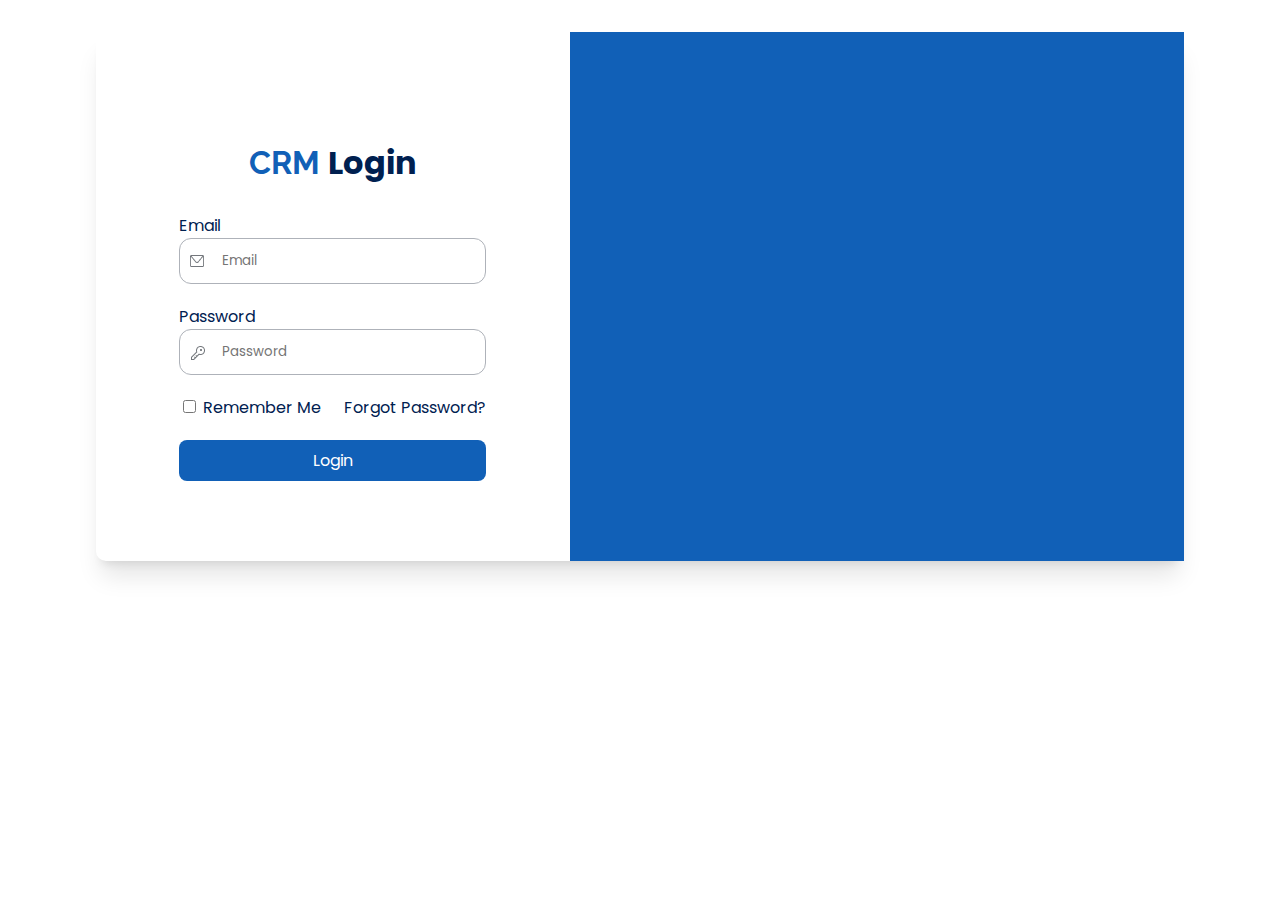
<file: index.html>
<!DOCTYPE html>
<html lang="en">

<head>
    <meta charset="UTF-8">
    <meta http-equiv="X-UA-Compatible" content="IE=edge">
    <meta name="viewport" content="width=device-width, initial-scale=1.0">
    <title>Document</title>

    <link rel="stylesheet" href="styles/style.css">
    <script src="styles/js/script.js"></script>
</head>

<body>
    <main class="container">
        <section class="section-login">
            <div class="section-login__form">
                <h2>CRM <span>Login</span></h2>
                <form class="form-login">
                    <div class="form-login__field form-login__email">
                        <label>Email</label>
                        <input type="text" placeholder="Email" id="email">
                    </div>
                    <div class="form-login__field form-login__password">
                        <label>Password</label>
                        <input type="password" placeholder="Password" id="password"/>
                    </div>
                    <div class="form-login__rememberforgot">
                        <div class="remember">
                            <input type="checkbox" />
                            <label>Remember Me</label>
                        </div>
                        <div class="forgot">
                            <a href="#">Forgot Password?</a>
                        </div>
                    </div>
                    <div class="form-login__action d-flex w-100">
                        <a href="dashboard.html" class="button-primary w-100">Login</a>
                    </div>
                </form>
            </div>
            <div class="section-login__banner">
                <h2>Banner</h2>
            </div>
        </section>
    </main>
</body>

</html>
</file>
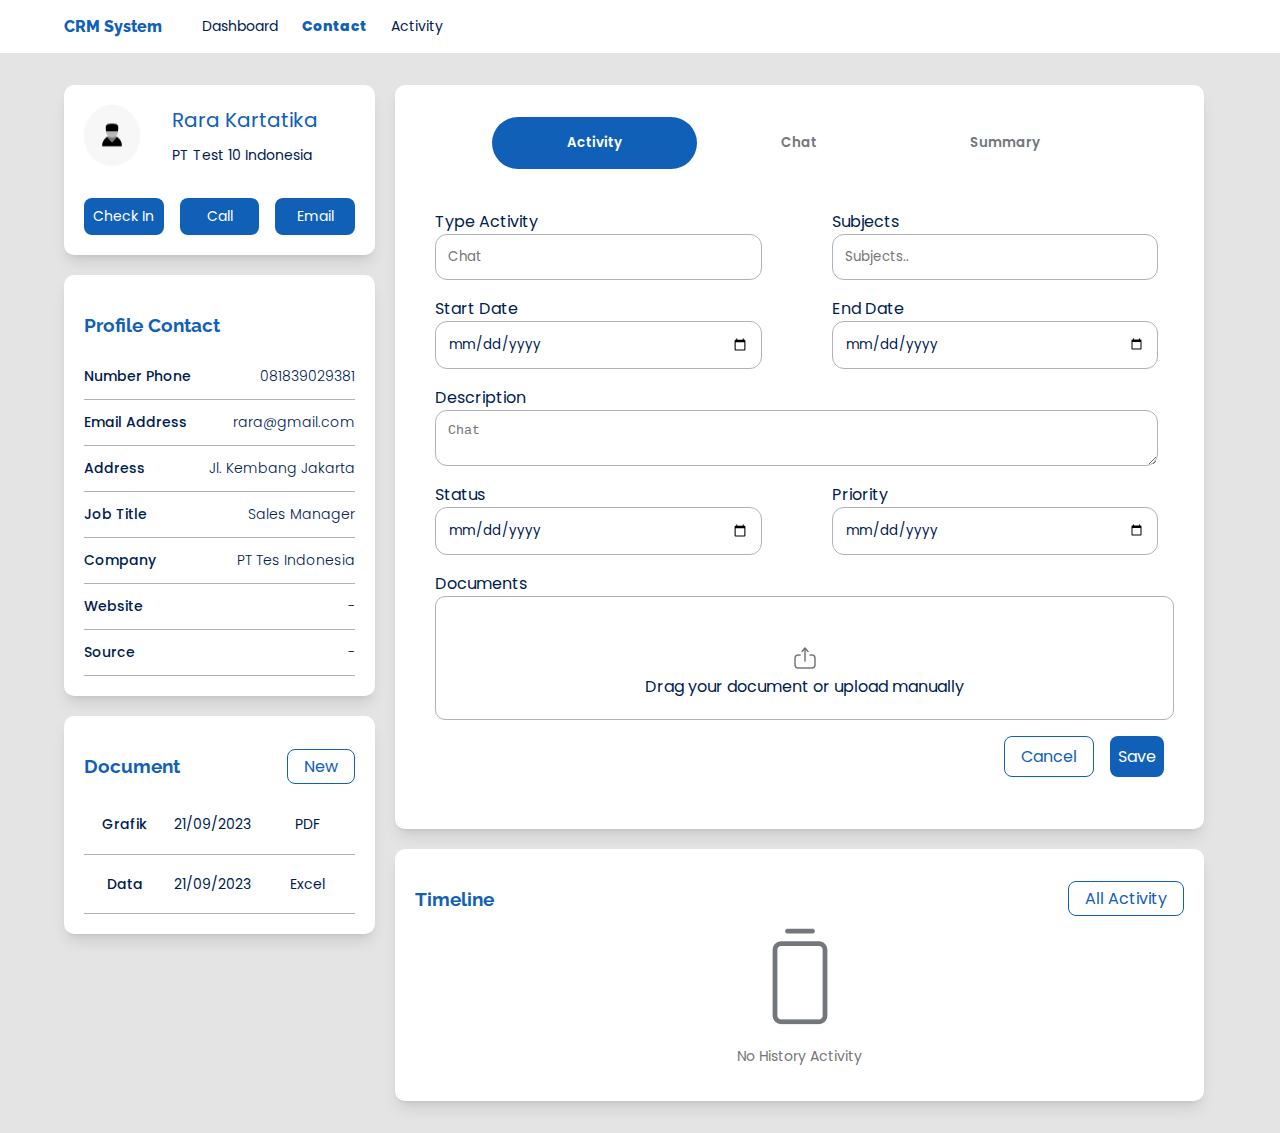
<file: dashboard.html>
<!DOCTYPE html>
<html lang="en">

<head>
    <meta charset="UTF-8">
    <meta http-equiv="X-UA-Compatible" content="IE=edge">
    <meta name="viewport" content="width=device-width, initial-scale=1.0">
    <title>Document</title>

    <link rel="stylesheet" href="styles/style.css">
</head>

<body class="d-flex flex-col bg-color-blue-light">
    <header class="header-top bg-color-white">
        <nav class="nav-menu">
            <a class="logo">CRM System</a>
            <ul class="nav-menu__list">
                <li>
                    <a href="#">Dashboard</a>
                </li>
                <li class="active">
                    <a href="#">Contact</a>
                </li>
                <li>
                    <a href="#">Activity</a>
                </li>
            </ul>
        </nav>
    </header>
    <main class="bg-color-blue-light w-100 mx-2">
        <section class="section-dashboard d-flex grid-container">
            <div class="contact">
                <div class="contact-box">
                    <div class="contact-info">
                        <img src="assets/Frame 1.png">
                        <div class="contact-info__user">
                            <h3>Rara Kartatika</h3>
                            <span>PT Test 10 Indonesia</span>
                        </div>
                    </div>
                    <div class="contact-action">
                        <a class="button-primary w-100">Check In</a>
                        <a class="button-primary w-100">Call</a>
                        <a class="button-primary w-100">Email</a>
                    </div>
                </div>
                <div class="profile-contact-box">
                    <h3>Profile Contact</h3>
                    <div class="profile-contact-box__information">
                        <div class="profile-contact__list">
                            <h4>Number Phone</h4>
                            <p>081839029381</p>
                        </div>
                        <div class="profile-contact__list">
                            <h4>Email Address</h4>
                            <p>rara@gmail.com</p>
                        </div>
                        <div class="profile-contact__list">
                            <h4>Address</h4>
                            <p>Jl. Kembang Jakarta</p>
                        </div>
                        <div class="profile-contact__list">
                            <h4>Job Title</h4>
                            <p>Sales Manager</p>
                        </div>
                        <div class="profile-contact__list">
                            <h4>Company</h4>
                            <p>PT Tes Indonesia</p>
                        </div>
                        <div class="profile-contact__list">
                            <h4>Website</h4>
                            <p>-</p>
                        </div>
                        <div class="profile-contact__list">
                            <h4>Source</h4>
                            <p>-</p>
                        </div>
                    </div>
                </div>
                <div class="profile-document-box">
                    <div class="profile-document-box__header">
                        <h3>Document</h3>
                        <button class="button-secondary">New</button>
                    </div>
                    <div class="profile-document-box__body">
                        <div class="profile-document__list">
                            <h4>Grafik</h4>
                            <p>21/09/2023</p>
                            <p>PDF</p>
                        </div>
                        <div class="profile-document__list">
                            <h4>Data</h4>
                            <p>21/09/2023</p>
                            <p>Excel</p>
                        </div>
                    </div>
                </div>
            </div>
            <div class="activity">
                <div class="activity-box">
                    <div class="activity-box_tabs">
                        <button data-tab="activity1" class="tab-button active">Activity</button>
                        <button data-tab="chat2" class="tab-button">Chat</button>
                        <button data-tab="summary3" class="tab-button">Summary</button>
                    </div>
                    <div class="activity-box_content tab-content" id="activity1">
                        <form class="form-activity">
                            <div class="form-input">
                                <label>Type Activity</label>
                                <input type="text" placeholder="Chat">
                            </div>
                            <div class="form-input">
                                <label>Subjects</label>
                                <input type="text" placeholder="Subjects..">
                            </div>
                            <div class="form-input">
                                <label>Start Date</label>
                                <input type="date">
                            </div>
                            <div class="form-input">
                                <label>End Date</label>
                                <input type="date">
                            </div>
                            <div class="textarea">
                                <label>Description</label>
                                <textarea placeholder="Chat"></textarea>
                            </div>
                            <div class="form-input">
                                <label>Status</label>
                                <input type="date">
                            </div>
                            <div class="form-input">
                                <label>Priority</label>
                                <input type="date">
                            </div>
                            <div class="textarea">
                                <label>Documents</label>
                                <div class="drag-file_container" id="file-upload">
                                    <input type="file"/>
                                    <span>Drag your document or upload manually</span>
                                </div>
                            </div>
                            <div class="d-flex flex-row jc-end w-100">
                                <button class="button-secondary mr-1">Cancel</button>
                                <button class="button-primary">Save</button>
                            </div>
                        </form>
                    </div>
                    <div class="chat-box_content tab-content" id="chat2">
                        <form class="form-activity">
                            <div class="form-input">
                                <label>Type Chat</label>
                                <input type="text" placeholder="Chat">
                            </div>
                            <div class="form-input">
                                <label>Subjects</label>
                                <input type="text" placeholder="Subjects..">
                            </div>
                            <div class="form-input">
                                <label>Start Date</label>
                                <input type="date">
                            </div>
                            <div class="form-input">
                                <label>End Date</label>
                                <input type="date">
                            </div>
                            <div class="textarea">
                                <label>Description</label>
                                <textarea placeholder="Chat"></textarea>
                            </div>
                            <div class="form-input">
                                <label>Status</label>
                                <input type="date">
                            </div>
                            <div class="form-input">
                                <label>Priority</label>
                                <input type="date">
                            </div>
                            <div class="textarea">
                                <label>Documents</label>
                                <div class="drag-file_container" id="file-upload">
                                    <input type="file"/>
                                    <span>Drag your document or upload manually</span>
                                </div>
                            </div>
                            <div class="d-flex flex-row jc-end w-100">
                                <button class="button-secondary mr-1">Cancel</button>
                                <button class="button-primary">Save</button>
                            </div>
                        </form>
                    </div>
                    <div class="summary-box_content tab-content" id="summary3">
                        <form class="form-activity">
                            <div class="form-input">
                                <label>Type Summary</label>
                                <input type="text" placeholder="Chat">
                            </div>
                            <div class="form-input">
                                <label>Subjects</label>
                                <input type="text" placeholder="Subjects..">
                            </div>
                            <div class="form-input">
                                <label>Start Date</label>
                                <input type="date">
                            </div>
                            <div class="form-input">
                                <label>End Date</label>
                                <input type="date">
                            </div>
                            <div class="textarea">
                                <label>Description</label>
                                <textarea placeholder="Chat"></textarea>
                            </div>
                            <div class="form-input">
                                <label>Status</label>
                                <input type="date">
                            </div>
                            <div class="form-input">
                                <label>Priority</label>
                                <input type="date">
                            </div>
                            <div class="textarea">
                                <label>Documents</label>
                                <div class="drag-file_container" id="file-upload">
                                    <input type="file"/>
                                    <span>Drag your document or upload manually</span>
                                </div>
                            </div>
                            <div class="d-flex flex-row jc-end w-100">
                                <button class="button-secondary mr-1">Cancel</button>
                                <button class="button-primary">Save</button>
                            </div>
                        </form>
                    </div>
                </div>
                <div class="timeline-box">
                    <div class="timeline-box__header">
                        <h3>Timeline</h3>
                        <button class="button-secondary">All Activity</button>
                    </div>
                    <div class="timeline-box__body">
                        <img src="assets/ph_battery-vertical-empty-light.png"/>
                        <p>No History Activity</p>
                    </div>
                </div>
            </div>
        </section>
    </main>
</body>

<script src="styles/js/script.js"></script>

</html>
</file>
<file: styles/style.css>
@import url('https://fonts.googleapis.com/css2?family=Poppins:wght@300;400;500;600;700&family=Raleway:wght@300;400;500;600;700&display=swap');


:root {
    --primary-color: #002050;
    --secondary-color: #1160B7;
    --tertiary-color: #e4e4e4;
    --white: #ffffff;
    --black: #000000;
    --input-color: #AEB2B9;
    --input-text__color: #73777C;
}

/* Customization Property */

body {
    display: flex;
    justify-content: center;
    align-items: center;
    margin: 0;
}

ul, li, input, label, a, span {
    font-family: 'Poppins', sans-serif;
    color: var(--primary-color);
}

h1, h2, h3, h4 {
    font-family: 'Raleway', sans-serif;
    color: var(--secondary-color);
}

a {
    text-decoration: none;
}

h2 {
    font-size: 2rem;
}

li {
    list-style-type: none;
}

/* Utility Class */

input, select, textarea {
    border-radius: 12px;
    padding: 12px;
    border: 1px solid var(--input-color);
}
input:focus-visible {
    border: 1px solid var(--input-text__color);
}

.button-primary {
    background-color: var(--secondary-color);
    color: var(--white);
    text-align: center;
    font-family: 'Poppins', sans-serif;
    font-size: 1rem;
    padding: 8px;
    border-radius: 8px;
    border: none;
    cursor: pointer;
    transition: background-color 0.3s ease-in-out;
}

.button-primary:hover {
    background-color: var(--tertiary-color);
    color: var(--primary-color);
}

.button-secondary {
    background-color: var(--white);
    border: 1px solid var(--secondary-color) !important;
    color: var(--secondary-color);
    text-align: center;
    font-family: 'Poppins', sans-serif;
    font-size: 1rem;
    padding: 0.25rem 1rem;
    border-radius: 8px;
    border: none;
    cursor: pointer;
    transition: background-color 0.4s ease-in-out;
}

.button-secondary:hover {
    background-color: var(--secondary-color);
    color: var(--white);
}

.d-flex {
    display: flex;
}

.flex-col {
    flex-direction: column;
}

.flex-row {
    flex-direction: row;
}

.jc-center {
    justify-content: center;
}

.jc-between {
    justify-content: space-between;
}

.jc-start {
    justify-content: flex-start;
}

.jc-end {
    justify-content: flex-end;
}

.w-100 {
    width: 100%;
}


.container {
    width: 100%;
    display: flex; 
    align-items: center;
    justify-content: center;
}

.mb-1 {
    margin-bottom: 1rem;
}

.mt-1 {
    margin-top: 1rem;
}

.mr-1 {
    margin-right: 1rem;
}

.ml-1 {
    margin-left: 1rem;
}

.mx-2 {
    margin-top: 2rem;
    margin-bottom: 2rem;
}

.bg-color-white {
    background-color: var(--white);
}

.bg-color-blue-light {
    background-color: var(--tertiary-color);
}

.bg-color-blue-primary {
    background-color: var(--primary-color);
}

.bg-color-blue-secondary {
    background-color: var(--secondary-color);
}

.box-shadow-normal {
    box-shadow: 0 1px 3px 0 rgb(0 0 0 / 0.1), 0 1px 2px -1px rgb(0 0 0 / 0.1);
}

.box-shadow-lg {
    box-shadow: 0 10px 15px -3px rgb(0 0 0 / 0.1), 0 4px 6px -4px rgb(0 0 0 / 0.1);
}

.box-shadow-xl {
    box-shadow: 0 20px 25px -5px rgb(0 0 0 / 0.1), 0 8px 10px -6px rgb(0 0 0 / 0.1);
}


/* Layout Customization Login Page */

.section-login {
    display: flex;
    flex-direction: row;
    justify-content: center;
    height: 100%;
    width: 100%;
    box-shadow: 0 20px 25px -5px rgb(0 0 0 / 0.1), 0 8px 10px -6px rgb(0 0 0 / 0.1);
    border-radius: 10px;
    margin: 2rem 6rem;
}

.section-login__form {
    width: 40%;
    display: flex;
    flex-direction: column;
    justify-content: center;
    align-items: center;
    margin: 5rem 2rem;
}

.section-login__banner {
    width: 60%;
    background: var(--secondary-color);
    color: var(--white);
}

.form-login {
    display: flex;
    flex-direction: column;
    row-gap: 1.25rem;
    width: 75%;
}

.form-login__email, .form-login__password {
    display: flex;
    flex-direction: column;
    position: relative;
}

#email, #password {
    position: relative;
}

.form-login__email #email {
    background-image: url(../assets/formkit_email.png);
    background-repeat: no-repeat;
    text-indent: 30px;
    background-position: 10px 15px;
} 

.form-login__password #password {
    background-image: url(../assets/carbon_password.png);
    background-repeat: no-repeat;
    text-indent: 30px;
    background-position: 10px 15px;
} 

.form-login__rememberforgot {
    display: flex;
    flex-direction: row;
    justify-content: space-between;
}


/* Layout Customization Dashboard Page */

.header-top {
    position: sticky;
    width: 100%;
    display: flex;
    justify-content: center;
    align-items: center;
}

.nav-menu {
    display: flex;
    flex-direction: row;
    width: 90%;
    align-items: center;
}

.nav-menu .logo {
    color: var(--secondary-color);
    font-family: 'Raleway', sans-serif;
    font-weight: 800;
}

.nav-menu__list .active a {
    color: var(--secondary-color) !important;
    font-weight: 800;
}

.nav-menu__list {
    display: flex;
    flex-direction: row;
    column-gap: 1.5rem;
    justify-content: space-between;
}

.nav-menu__list li {
    list-style-type: none;
    font-size: 14px;
}

.grid-container {
    display: flex;
    flex-wrap: wrap;
    gap: 1.25rem; 
    width: 90%;  
    margin: 0 auto; 
}

.contact {
    width: 27%;
    display: flex;
    flex-direction: column;
    row-gap: 1.25rem;
}

.activity {
    width: calc(100% - 27% - 2rem);
    display: flex;
    flex-direction: column;
    row-gap: 1.25rem;
}

.contact-box,
.profile-contact-box,
.activity-box, 
.profile-document-box,
.timeline-box {
    padding: 20px;
    border-radius: 10px;
    text-align: center;
    background-color: var(--white);
    box-shadow: 0 10px 15px -3px rgb(0 0 0 / 0.1), 0 4px 6px -4px rgb(0 0 0 / 0.1);
}

.contact-box {
    display: flex;
    flex-direction: column;
    justify-content: space-around;
    row-gap: 2rem;
}

.profile-contact-box {
    display: flex;
    flex-direction: column;
    justify-content: space-between;
    align-items: flex-start;
}

.profile-contact-box__information {
    display: flex;
    flex-direction: column;
    width: 100%;
}

.profile-contact__list {
    display: flex;
    flex-direction: row;
    justify-content: space-between;
    align-items: center;
    padding: .75rem 0;
    border-bottom: 1px solid var(--input-color);
}

.profile-contact__list h4 {
    font-family: 'Poppins', sans-serif;
    font-size: 14px;
    font-weight: 500;
    color: var(--primary-color);
    margin: 0;
}

.profile-contact__list p {
    font-family: 'Poppins', sans-serif;
    font-size: 14px;
    font-weight: 300;
    color: var(--primary-color);
    margin: 0;
}

.profile-document-box {
    display: flex;
    flex-direction: column;
    align-items: flex-start;
}

.profile-document-box__header {
    display: flex;
    flex-direction: row;
    justify-content: space-between;
    align-items: center;
    width: 100%;
}

.profile-document-box__body {
    display: flex;
    flex-direction: column;
    width: 100%;
}

.profile-document__list {
    display: flex;
    flex-direction: row;
    justify-content: space-between;
    align-items: center;
    border-bottom: 1px solid var(--input-color);
}

.profile-document__list h4 {
    font-family: 'Poppins', sans-serif;
    font-weight: 500;
    font-size: 14px;
    color: var(--primary-color);
    width: 30%;
}

.profile-document__list p {
    font-family: 'Poppins', sans-serif;
    font-weight: 400;
    font-size: 14px;
    color: var(--primary-color);
    width: 35%;
}

.activity-box {
    display: flex;
    flex-direction: column;
    align-items: center;
    padding: 2rem 20px;
}

.activity-box_tabs {
    display: flex;
    flex-direction: row;
    justify-content: space-between;
    align-items: center;
    width: 80%;
}

.tab-button {
    display: flex;
    justify-content: center;
    align-items: center;
    width: 80%;
    padding: 1rem 0;
    border: none;
    background-color: var(--white);
    font-family: 'Poppins', sans-serif;
    font-weight: 600;
    color: var(--input-text__color);
    border-radius: 50px;
    transition: .4s;
}

.tab-button.active {
    background-color: var(--secondary-color);
    color: var(--white);
}

.tab-content {
    display: none;
    padding: 20px;
}

.tab-content h2 {
    color: #3498db;
}

.tab-content.active {
    display: block;
}

.form-activity {
    display: flex;
    flex-wrap: wrap;
    width: 100%;
    margin-top: 1.25rem;
    justify-content: space-between;
}

.form-input {
    display: flex;
    flex-direction: column;
    align-items: flex-start;
    width: calc(100% / 2 - 2rem);
    margin-bottom: 1rem;
}

.textarea {
    display: flex;
    flex-direction: column;
    align-items: flex-start;
    width: 100%;
    margin-bottom: 1rem;
}

.textarea textarea, .textarea input {
    width: calc(100% - 2rem);
}

.form-input select, .form-input input, .form-input textarea {
    width: calc(100% - 2rem);
}

.drag-file_container {
    position: relative;
    display: flex;
    gap: 10px;
    flex-direction: column;
    justify-content: center;
    align-items: center;
    padding: 20px;
    border-radius: 10px;
    border: 1px solid var(--input-color);
    color: #444;
    cursor: pointer;
    transition: .2s ease-in-out;
    width: calc(100% - 2rem);
}

input[type=file] {
    opacity: 0;
    cursor: pointer;
    width: 100%;
    height: 100%;
}

#file-upload {
    background-image: url(../assets/Vector\ \(4\).png);
    background-repeat: no-repeat;
    background-position: 50%;
}

.contact-info {
    display: flex;
    flex-direction: row;
    column-gap: 2rem;
}

.contact-info__user {
    display: flex;
    flex-direction: column;
    justify-content: center;
    align-items: flex-start;
    row-gap: 10px;
}

.contact-info__user h3 {
    font-family: 'Poppins', sans-serif;
    font-weight: 400;
    font-size: 1.25rem;
    margin: 0;
}

.contact-info__user span {
    font-family: 'Poppins', sans-serif;
    font-weight: 400;
    font-size: 14px;
    margin: 0;
}

.contact-action {
    display: flex;
    flex-direction: row;
    column-gap: 1rem;
}

.contact-action a {
    font-size: 14px;
}

.timeline-box {
    display: flex;
    flex-direction: column;
}

.timeline-box__header {
    display: flex;
    flex-direction: row;
    justify-content: space-between;
    align-items: center;
}

.timeline-box__body p {
    font-family: 'Poppins', sans-serif;
    color: var(--input-text__color);
    font-size: 14px;
}
</file>
